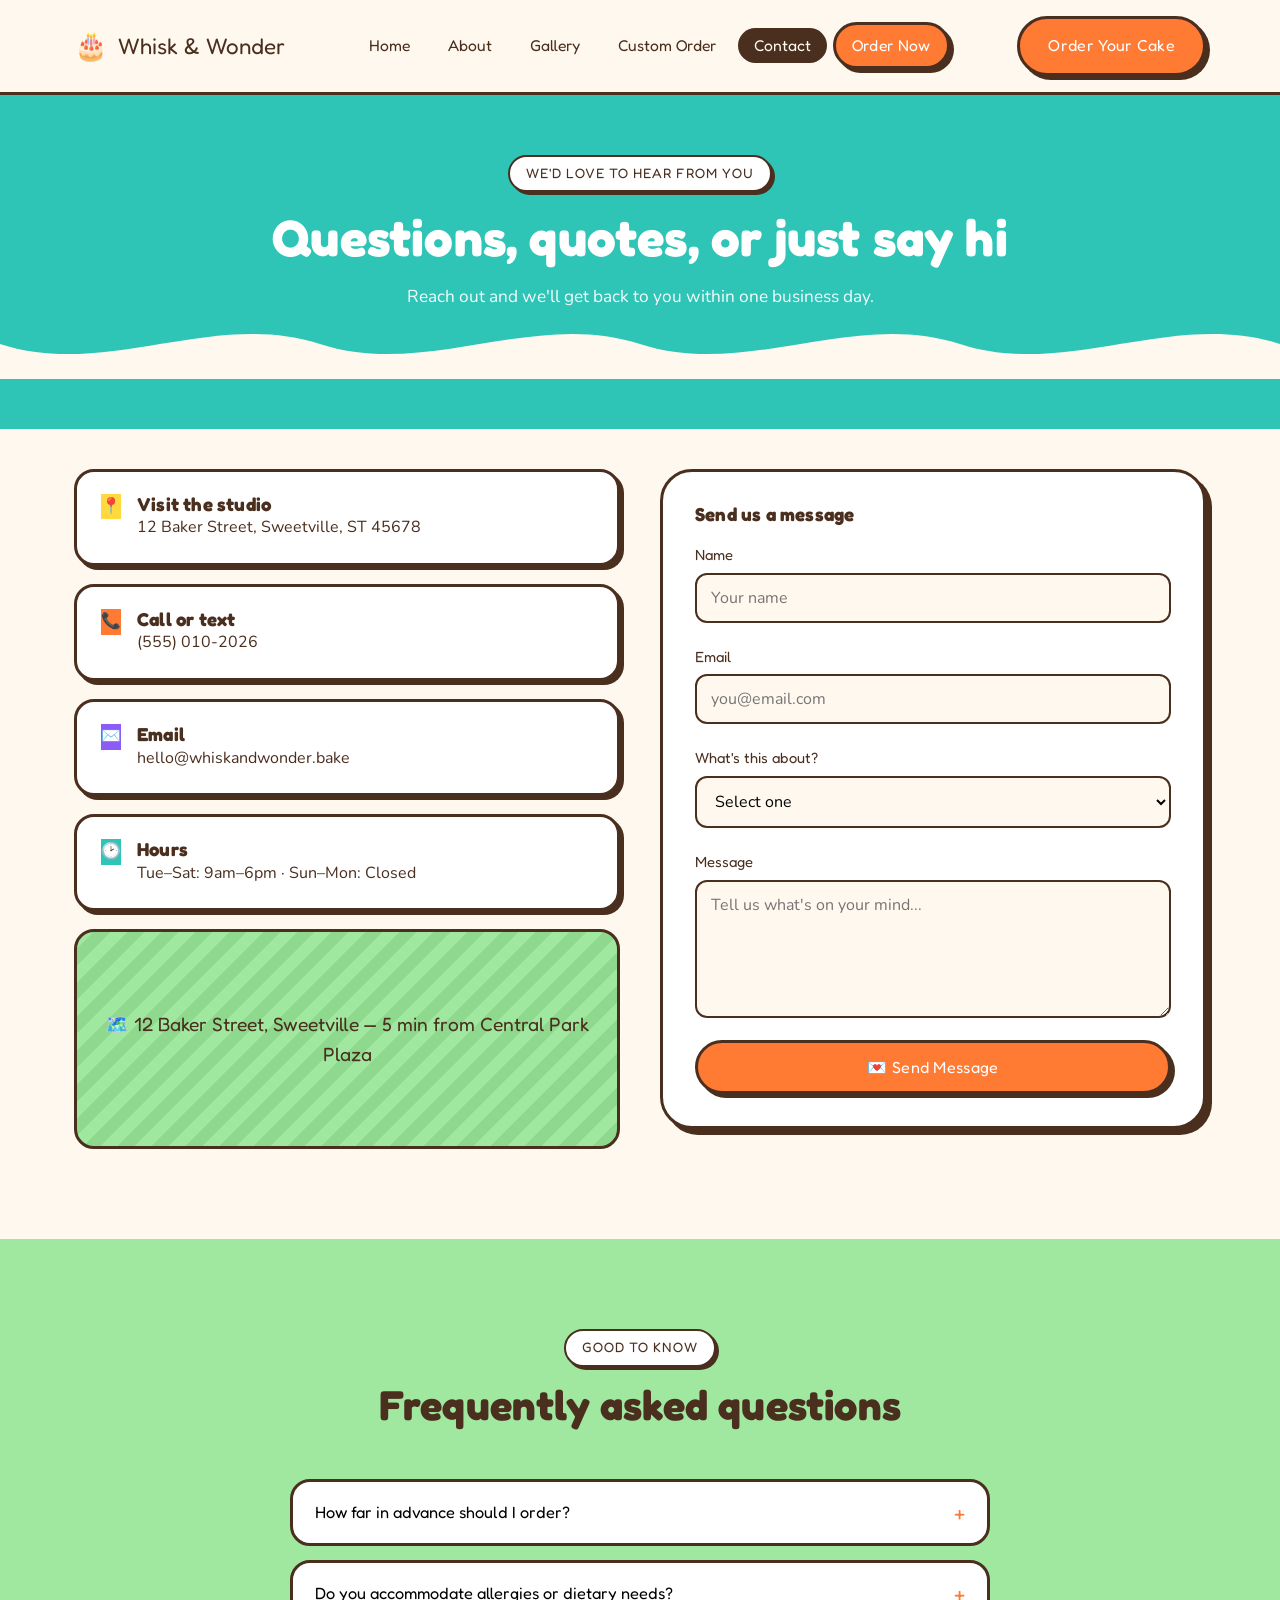
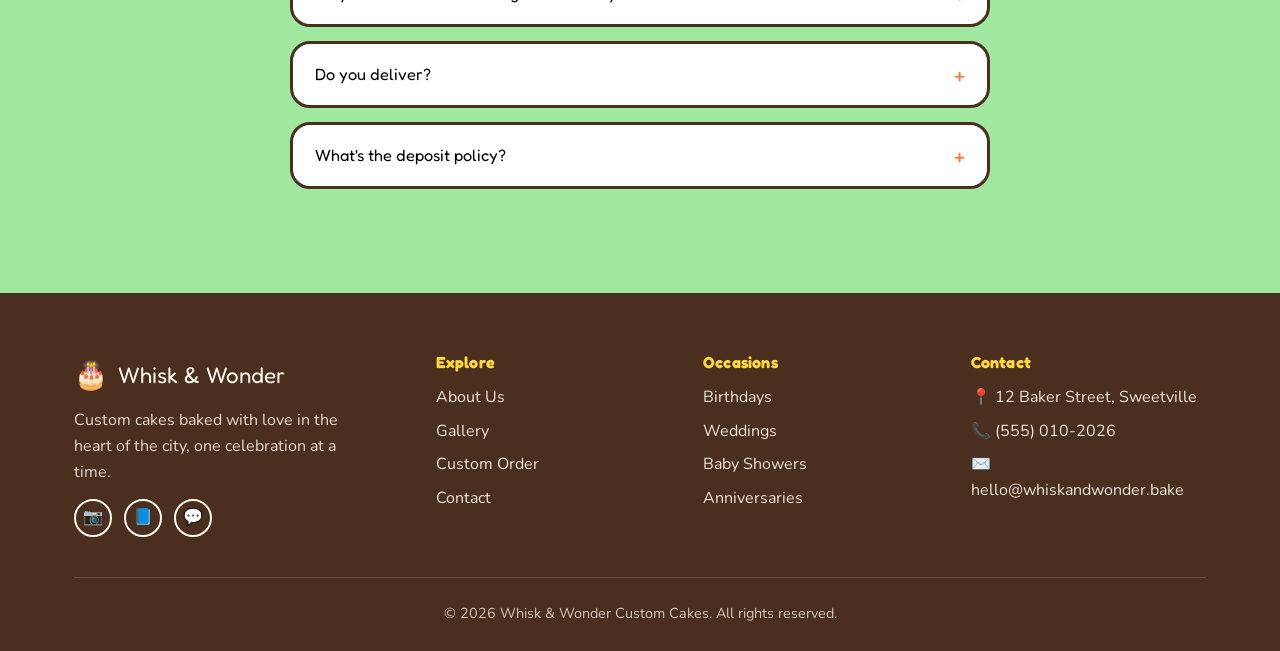
<file: contact.html>
<!DOCTYPE html>
<html lang="en">
<head>
<meta charset="UTF-8">
<meta name="viewport" content="width=device-width, initial-scale=1.0">
<title>Contact & Booking — Whisk & Wonder</title>
<meta name="description" content="Get in touch with Whisk & Wonder — questions, custom quotes, and cake pickup or delivery info.">
<link rel="preconnect" href="https://fonts.googleapis.com">
<link href="https://fonts.googleapis.com/css2?family=Fredoka:wght@400;500;600;700&family=Nunito:wght@400;600;700;800&family=Caveat:wght@600;700&display=swap" rel="stylesheet">
<link rel="stylesheet" href="css/style.css">
</head>
<body>

<nav class="nav">
  <div class="nav-inner">
    <a href="index.html" class="logo"><span class="logo-mark">🎂</span> Whisk & Wonder</a>
    <button class="nav-toggle" aria-label="Toggle menu" aria-expanded="false"><span></span><span></span><span></span></button>
    <ul class="nav-links">
      <li><a href="index.html">Home</a></li>
      <li><a href="about.html">About</a></li>
      <li><a href="gallery.html">Gallery</a></li>
      <li><a href="order.html">Custom Order</a></li>
      <li><a href="contact.html" class="active">Contact</a></li>
      <li class="nav-cta-mobile"><a href="order.html" class="btn btn-primary btn-block">Order Now</a></li>
    </ul>
    <div class="nav-cta"><a href="order.html" class="btn btn-primary">Order Your Cake</a></div>
  </div>
</nav>

<header class="page-hero bg-teal" style="color:#fff;">
  <div class="container reveal">
    <span class="eyebrow" style="background:#fff; color:var(--choc);">We'd love to hear from you</span>
    <h1>Questions, quotes, or just say hi</h1>
    <p style="opacity:0.95;">Reach out and we'll get back to you within one business day.</p>
  </div>
  <svg class="frosting-divider" viewBox="0 0 1440 80" preserveAspectRatio="none" aria-hidden="true">
    <path d="M0,40 C120,80 240,0 360,40 C480,80 600,0 720,40 C840,80 960,0 1080,40 C1200,80 1320,0 1440,40 L1440,80 L0,80 Z" fill="#FFF8EE"></path>
  </svg>
</header>

<section style="padding-top:40px;">
  <div class="container contact-grid">

    <div class="reveal">
      <div class="info-card">
        <div class="icon-badge bg-yellow">📍</div>
        <div><h3>Visit the studio</h3><p>12 Baker Street, Sweetville, ST 45678</p></div>
      </div>
      <div class="info-card">
        <div class="icon-badge bg-orange">📞</div>
        <div><h3>Call or text</h3><p>(555) 010-2026</p></div>
      </div>
      <div class="info-card">
        <div class="icon-badge bg-violet">✉️</div>
        <div><h3>Email</h3><p>hello@whiskandwonder.bake</p></div>
      </div>
      <div class="info-card">
        <div class="icon-badge bg-teal">🕑</div>
        <div><h3>Hours</h3><p>Tue–Sat: 9am–6pm · Sun–Mon: Closed</p></div>
      </div>
      <div class="map-box">🗺️ 12 Baker Street, Sweetville — 5 min from Central Park Plaza</div>
    </div>

    <div class="reveal delay-1">
      <form id="contact-form" class="order-form" style="padding:32px;">
        <h3 style="margin-bottom:18px;">Send us a message</h3>
        <div class="field">
          <label for="c-name">Name</label>
          <input type="text" id="c-name" required placeholder="Your name">
        </div>
        <div class="field">
          <label for="c-email">Email</label>
          <input type="email" id="c-email" required placeholder="you@email.com">
        </div>
        <div class="field">
          <label for="c-subject">What's this about?</label>
          <select id="c-subject" required>
            <option value="">Select one</option>
            <option>General question</option>
            <option>Custom quote</option>
            <option>Order status</option>
            <option>Feedback</option>
          </select>
        </div>
        <div class="field">
          <label for="c-message">Message</label>
          <textarea id="c-message" rows="5" required placeholder="Tell us what's on your mind..."></textarea>
        </div>
        <button type="submit" class="btn btn-primary btn-block">💌 Send Message</button>
      </form>

      <div id="contact-success" class="order-form form-success" style="padding:32px;">
        <div class="big-emoji">💌</div>
        <h2>Message sent!</h2>
        <p style="margin:14px 0; opacity:0.85;">Thanks for reaching out — we'll reply within one business day.</p>
        <a href="index.html" class="btn btn-secondary">Back to Home</a>
      </div>
    </div>

  </div>
</section>

<section class="bg-mint">
  <div class="container">
    <div class="section-head reveal">
      <span class="eyebrow">Good to know</span>
      <h2>Frequently asked questions</h2>
    </div>
    <div style="max-width:700px; margin:0 auto;">
      <div class="faq-item reveal">
        <button class="faq-question">How far in advance should I order? <span class="plus">+</span></button>
        <div class="faq-answer"><p>We recommend at least 2 weeks for standard cakes and 6-8 weeks for wedding cakes or large tiered designs.</p></div>
      </div>
      <div class="faq-item reveal delay-1">
        <button class="faq-question">Do you accommodate allergies or dietary needs? <span class="plus">+</span></button>
        <div class="faq-answer"><p>Yes! We offer gluten-free, egg-free, and nut-free options — just let us know in your order form.</p></div>
      </div>
      <div class="faq-item reveal delay-2">
        <button class="faq-question">Do you deliver? <span class="plus">+</span></button>
        <div class="faq-answer"><p>We deliver within 15 miles of Sweetville. Pickup at our studio is always free.</p></div>
      </div>
      <div class="faq-item reveal delay-3">
        <button class="faq-question">What's the deposit policy? <span class="plus">+</span></button>
        <div class="faq-answer"><p>A $25 design deposit confirms your slot, deducted from your final invoice. Remaining balance is due at pickup or delivery.</p></div>
      </div>
    </div>
  </div>
</section>

<footer class="site-footer">
  <div class="container">
    <div class="footer-grid">
      <div>
        <div class="logo" style="color:var(--cream);"><span class="logo-mark">🎂</span> Whisk & Wonder</div>
        <p style="margin-top:12px; opacity:0.85; max-width:280px;">Custom cakes baked with love in the heart of the city, one celebration at a time.</p>
        <div class="footer-social">
          <a href="#" aria-label="Instagram">📷</a>
          <a href="#" aria-label="Facebook">📘</a>
          <a href="#" aria-label="WhatsApp">💬</a>
        </div>
      </div>
      <div>
        <h4>Explore</h4>
        <ul>
          <li><a href="about.html">About Us</a></li>
          <li><a href="gallery.html">Gallery</a></li>
          <li><a href="order.html">Custom Order</a></li>
          <li><a href="contact.html">Contact</a></li>
        </ul>
      </div>
      <div>
        <h4>Occasions</h4>
        <ul>
          <li><a href="gallery.html">Birthdays</a></li>
          <li><a href="gallery.html">Weddings</a></li>
          <li><a href="gallery.html">Baby Showers</a></li>
          <li><a href="gallery.html">Anniversaries</a></li>
        </ul>
      </div>
      <div>
        <h4>Contact</h4>
        <ul>
          <li>📍 12 Baker Street, Sweetville</li>
          <li>📞 (555) 010-2026</li>
          <li>✉️ hello@whiskandwonder.bake</li>
        </ul>
      </div>
    </div>
    <div class="footer-bottom">© 2026 Whisk & Wonder Custom Cakes. All rights reserved.</div>
  </div>
</footer>

<script src="js/script.js"></script>
</body>
</html>
</file>
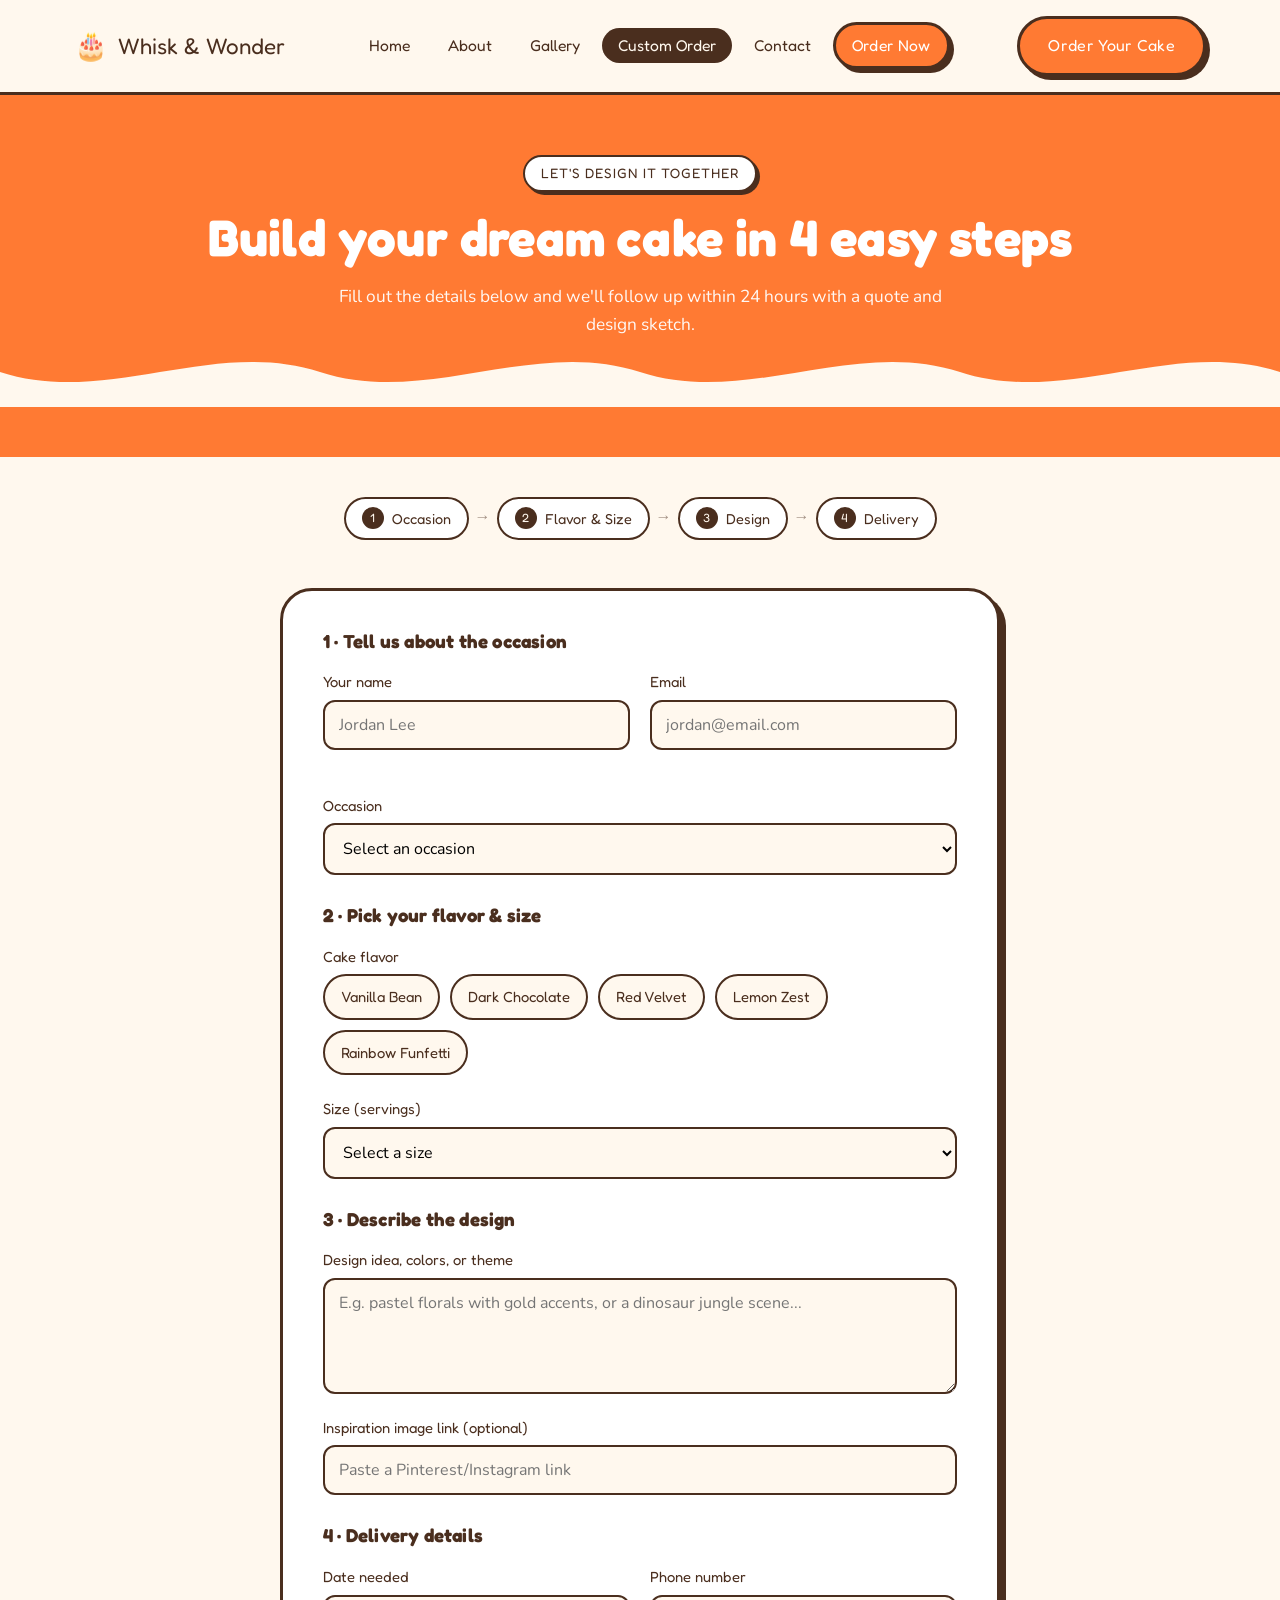
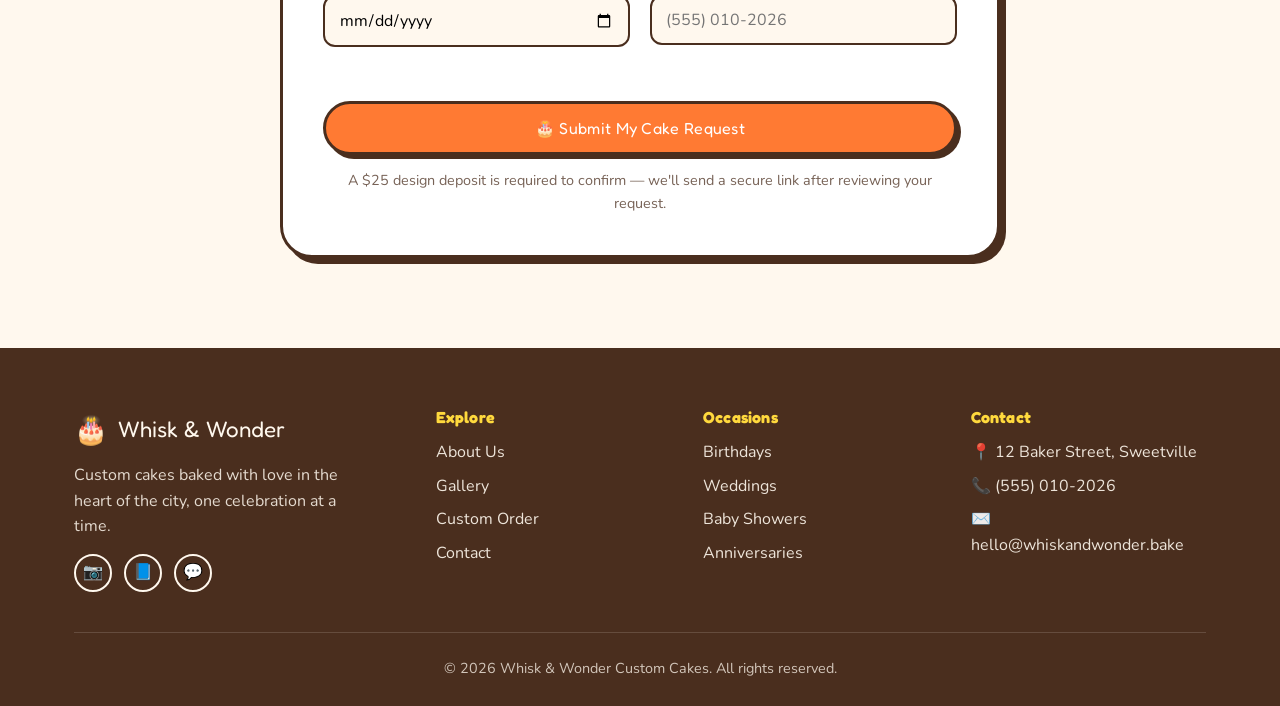
<file: order.html>
<!DOCTYPE html>
<html lang="en">
<head>
<meta charset="UTF-8">
<meta name="viewport" content="width=device-width, initial-scale=1.0">
<title>Custom Order — Whisk & Wonder</title>
<meta name="description" content="Design your custom cake in a few simple steps — choose flavor, size, occasion, and delivery date.">
<link rel="preconnect" href="https://fonts.googleapis.com">
<link href="https://fonts.googleapis.com/css2?family=Fredoka:wght@400;500;600;700&family=Nunito:wght@400;600;700;800&family=Caveat:wght@600;700&display=swap" rel="stylesheet">
<link rel="stylesheet" href="css/style.css">
</head>
<body>

<nav class="nav">
  <div class="nav-inner">
    <a href="index.html" class="logo"><span class="logo-mark">🎂</span> Whisk & Wonder</a>
    <button class="nav-toggle" aria-label="Toggle menu" aria-expanded="false"><span></span><span></span><span></span></button>
    <ul class="nav-links">
      <li><a href="index.html">Home</a></li>
      <li><a href="about.html">About</a></li>
      <li><a href="gallery.html">Gallery</a></li>
      <li><a href="order.html" class="active">Custom Order</a></li>
      <li><a href="contact.html">Contact</a></li>
      <li class="nav-cta-mobile"><a href="order.html" class="btn btn-primary btn-block">Order Now</a></li>
    </ul>
    <div class="nav-cta"><a href="order.html" class="btn btn-primary">Order Your Cake</a></div>
  </div>
</nav>

<header class="page-hero bg-orange" style="color:#fff;">
  <div class="container reveal">
    <span class="eyebrow" style="background:#fff; color:var(--choc);">Let's design it together</span>
    <h1>Build your dream cake in 4 easy steps</h1>
    <p style="opacity:0.95;">Fill out the details below and we'll follow up within 24 hours with a quote and design sketch.</p>
  </div>
  <svg class="frosting-divider" viewBox="0 0 1440 80" preserveAspectRatio="none" aria-hidden="true">
    <path d="M0,40 C120,80 240,0 360,40 C480,80 600,0 720,40 C840,80 960,0 1080,40 C1200,80 1320,0 1440,40 L1440,80 L0,80 Z" fill="#FFF8EE"></path>
  </svg>
</header>

<section style="padding-top:40px;">
  <div class="container">

    <div class="stepper reveal">
      <div class="step-pill"><span class="num">1</span> Occasion</div>
      <span class="step-arrow">→</span>
      <div class="step-pill"><span class="num">2</span> Flavor & Size</div>
      <span class="step-arrow">→</span>
      <div class="step-pill"><span class="num">3</span> Design</div>
      <span class="step-arrow">→</span>
      <div class="step-pill"><span class="num">4</span> Delivery</div>
    </div>

    <form id="order-form" class="order-form reveal">

      <h3 style="margin-bottom:18px;">1 · Tell us about the occasion</h3>
      <div class="form-row">
        <div class="field">
          <label for="name">Your name</label>
          <input type="text" id="name" required placeholder="Jordan Lee">
        </div>
        <div class="field">
          <label for="email">Email</label>
          <input type="email" id="email" required placeholder="jordan@email.com">
        </div>
      </div>
      <div class="field">
        <label for="occasion">Occasion</label>
        <select id="occasion" required>
          <option value="">Select an occasion</option>
          <option>Birthday</option>
          <option>Wedding</option>
          <option>Baby Shower</option>
          <option>Anniversary</option>
          <option>Just Because</option>
        </select>
      </div>

      <h3 style="margin:30px 0 18px;">2 · Pick your flavor & size</h3>
      <div class="field">
        <label>Cake flavor</label>
        <div class="chip-group" data-multi="false">
          <label class="chip"><input type="radio" name="flavor" value="Vanilla Bean">Vanilla Bean</label>
          <label class="chip"><input type="radio" name="flavor" value="Dark Chocolate">Dark Chocolate</label>
          <label class="chip"><input type="radio" name="flavor" value="Red Velvet">Red Velvet</label>
          <label class="chip"><input type="radio" name="flavor" value="Lemon Zest">Lemon Zest</label>
          <label class="chip"><input type="radio" name="flavor" value="Rainbow Funfetti">Rainbow Funfetti</label>
        </div>
      </div>
      <div class="field">
        <label for="size">Size (servings)</label>
        <select id="size" required>
          <option value="">Select a size</option>
          <option>Small — serves 8-10</option>
          <option>Medium — serves 15-20</option>
          <option>Large — serves 30-40</option>
          <option>Tiered — serves 50+</option>
        </select>
      </div>

      <h3 style="margin:30px 0 18px;">3 · Describe the design</h3>
      <div class="field">
        <label for="theme">Design idea, colors, or theme</label>
        <textarea id="theme" rows="4" placeholder="E.g. pastel florals with gold accents, or a dinosaur jungle scene..."></textarea>
      </div>
      <div class="field">
        <label for="inspo">Inspiration image link (optional)</label>
        <input type="url" id="inspo" placeholder="Paste a Pinterest/Instagram link">
      </div>

      <h3 style="margin:30px 0 18px;">4 · Delivery details</h3>
      <div class="form-row">
        <div class="field">
          <label for="date">Date needed</label>
          <input type="date" id="date" required>
        </div>
        <div class="field">
          <label for="phone">Phone number</label>
          <input type="tel" id="phone" required placeholder="(555) 010-2026">
        </div>
      </div>

      <button type="submit" class="btn btn-primary btn-block" style="margin-top:10px;">🎂 Submit My Cake Request</button>
      <p style="text-align:center; margin-top:14px; font-size:0.9rem; opacity:0.75;">A $25 design deposit is required to confirm — we'll send a secure link after reviewing your request.</p>
    </form>

    <div id="order-success" class="order-form form-success reveal">
      <div class="big-emoji">🎉</div>
      <h2>Request received!</h2>
      <p style="margin:14px 0; opacity:0.85;">Thank you — our design team will email you a sketch and quote within 24 hours.</p>
      <a href="gallery.html" class="btn btn-secondary">Browse more inspiration</a>
    </div>

  </div>
</section>

<footer class="site-footer">
  <div class="container">
    <div class="footer-grid">
      <div>
        <div class="logo" style="color:var(--cream);"><span class="logo-mark">🎂</span> Whisk & Wonder</div>
        <p style="margin-top:12px; opacity:0.85; max-width:280px;">Custom cakes baked with love in the heart of the city, one celebration at a time.</p>
        <div class="footer-social">
          <a href="#" aria-label="Instagram">📷</a>
          <a href="#" aria-label="Facebook">📘</a>
          <a href="#" aria-label="WhatsApp">💬</a>
        </div>
      </div>
      <div>
        <h4>Explore</h4>
        <ul>
          <li><a href="about.html">About Us</a></li>
          <li><a href="gallery.html">Gallery</a></li>
          <li><a href="order.html">Custom Order</a></li>
          <li><a href="contact.html">Contact</a></li>
        </ul>
      </div>
      <div>
        <h4>Occasions</h4>
        <ul>
          <li><a href="gallery.html">Birthdays</a></li>
          <li><a href="gallery.html">Weddings</a></li>
          <li><a href="gallery.html">Baby Showers</a></li>
          <li><a href="gallery.html">Anniversaries</a></li>
        </ul>
      </div>
      <div>
        <h4>Contact</h4>
        <ul>
          <li>📍 12 Baker Street, Sweetville</li>
          <li>📞 (555) 010-2026</li>
          <li>✉️ hello@whiskandwonder.bake</li>
        </ul>
      </div>
    </div>
    <div class="footer-bottom">© 2026 Whisk & Wonder Custom Cakes. All rights reserved.</div>
  </div>
</footer>

<script src="js/script.js"></script>
</body>
</html>
</file>
<file: css/style.css>
/* ============================================
   WHISK & WONDER — Custom Cakes
   Design tokens
   ============================================ */
:root{
  --yellow: #FFD93D;
  --orange: #FF7A33;
  --teal:   #2EC4B6;
  --violet: #8B5CF6;
  --mint:   #A0E7A0;
  --cream:  #FFF8EE;
  --choc:   #4A2E1E;
  --white:  #ffffff;

  --font-display: 'Fredoka', sans-serif;
  --font-body: 'Nunito', sans-serif;
  --font-script: 'Caveat', cursive;

  --radius-lg: 32px;
  --radius-md: 20px;
  --radius-sm: 12px;

  --shadow-soft: 0 12px 30px rgba(74,46,30,0.12);
  --shadow-pop: 0 6px 0 rgba(74,46,30,0.9);

  --ease-bounce: cubic-bezier(.34,1.56,.64,1);
}

*{ box-sizing: border-box; margin:0; padding:0; }

html{ scroll-behavior: smooth; }

body{
  font-family: var(--font-body);
  background: var(--cream);
  color: var(--choc);
  line-height: 1.6;
  overflow-x: hidden;
}

img{ max-width:100%; display:block; }

h1,h2,h3,h4{
  font-family: var(--font-display);
  line-height: 1.15;
  letter-spacing: 0.2px;
}

a{ color: inherit; text-decoration:none; }

.container{
  max-width: 1180px;
  margin: 0 auto;
  padding: 0 24px;
}

section{ position: relative; padding: 90px 0; }

/* Focus visibility for accessibility */
a:focus-visible, button:focus-visible, input:focus-visible, textarea:focus-visible, select:focus-visible{
  outline: 3px solid var(--violet);
  outline-offset: 3px;
}

@media (prefers-reduced-motion: reduce){
  *{ animation-duration: 0.001ms !important; animation-iteration-count: 1 !important; transition-duration: 0.001ms !important; scroll-behavior: auto !important; }
}

/* ============ Eyebrow / tags ============ */
.eyebrow{
  display:inline-flex;
  align-items:center;
  gap:8px;
  font-family: var(--font-display);
  font-size: 0.85rem;
  letter-spacing: 1px;
  text-transform: uppercase;
  background: var(--white);
  border: 2px solid var(--choc);
  padding: 6px 16px;
  border-radius: 999px;
  box-shadow: 3px 3px 0 var(--choc);
}

/* ============ Buttons ============ */
.btn{
  display:inline-flex;
  align-items:center;
  gap:10px;
  font-family: var(--font-display);
  font-size: 1rem;
  letter-spacing: 0.3px;
  padding: 14px 28px;
  border-radius: 999px;
  border: 3px solid var(--choc);
  cursor: pointer;
  transition: transform .25s var(--ease-bounce), box-shadow .25s var(--ease-bounce);
  box-shadow: 4px 4px 0 var(--choc);
}
.btn:hover{ transform: translate(-2px,-3px) rotate(-1deg); box-shadow: 6px 7px 0 var(--choc); }
.btn:active{ transform: translate(0,0); box-shadow: 2px 2px 0 var(--choc); }

.btn-primary{ background: var(--orange); color: var(--white); }
.btn-secondary{ background: var(--white); color: var(--choc); }
.btn-teal{ background: var(--teal); color: var(--white); }
.btn-violet{ background: var(--violet); color: var(--white); }
.btn-block{ width:100%; justify-content:center; }

/* ============ Navigation ============ */
.nav{
  position: sticky; top:0; z-index: 500;
  background: rgba(255,248,238,0.9);
  backdrop-filter: blur(8px);
  border-bottom: 3px solid var(--choc);
}
.nav-inner{
  display:flex; align-items:center; justify-content:space-between;
  padding: 16px 24px;
  max-width: 1180px; margin:0 auto;
}
.logo{
  display:flex; align-items:center; gap:10px;
  font-family: var(--font-display);
  font-size: 1.4rem;
  color: var(--choc);
}
.logo-mark{
  font-size: 1.7rem;
  display:inline-block;
  transition: transform .4s var(--ease-bounce);
}
.logo:hover .logo-mark{ transform: rotate(-18deg) scale(1.15); }

.nav-links{
  display:flex; gap: 6px; align-items:center;
  list-style:none;
}
.nav-links a{
  font-family: var(--font-display);
  font-size: 0.98rem;
  padding: 8px 16px;
  border-radius: 999px;
  transition: background .2s, transform .2s;
  position:relative;
}
.nav-links a:hover{ background: var(--yellow); transform: translateY(-2px) rotate(-1deg); }
.nav-links a.active{ background: var(--choc); color: var(--cream); }

.nav-cta{ display:flex; align-items:center; }
.nav-toggle{
  display:none;
  flex-direction:column; gap:5px;
  background:none; border:none; cursor:pointer; padding:6px;
}
.nav-toggle span{ width:26px; height:3px; background:var(--choc); border-radius:2px; transition: all .3s; }
.nav-toggle.open span:nth-child(1){ transform: translateY(8px) rotate(45deg); }
.nav-toggle.open span:nth-child(2){ opacity:0; }
.nav-toggle.open span:nth-child(3){ transform: translateY(-8px) rotate(-45deg); }

@media (max-width: 860px){
  .nav-links{
    position:absolute; top:100%; left:0; right:0;
    flex-direction:column; align-items:stretch;
    background: var(--cream);
    border-bottom: 3px solid var(--choc);
    max-height:0; overflow:hidden;
    transition: max-height .35s ease;
    padding: 0 20px;
  }
  .nav-links.open{ max-height: 420px; padding: 16px 20px; }
  .nav-links a{ padding: 12px 14px; }
  .nav-cta{ display:none; }
  .nav-links.open .nav-cta-mobile{ display:block; margin-top:8px; }
  .nav-toggle{ display:flex; }
}

/* ============ Hero ============ */
.hero{
  padding: 70px 0 40px;
  position:relative;
  overflow:hidden;
}
.hero-grid{
  display:grid;
  grid-template-columns: 1.1fr 0.9fr;
  gap: 40px;
  align-items:center;
}
@media (max-width: 900px){ .hero-grid{ grid-template-columns:1fr; text-align:center; } }

.hero h1{
  font-size: clamp(2.4rem, 5vw, 3.9rem);
  margin: 18px 0 20px;
}
.hero h1 .wobble{
  display:inline-block;
  color: var(--orange);
  transform: rotate(-3deg);
  animation: wobble 4s ease-in-out infinite;
}
@keyframes wobble{
  0%,100%{ transform: rotate(-3deg); }
  50%{ transform: rotate(3deg); }
}
.hero p.lead{ font-size: 1.15rem; max-width: 480px; margin-bottom: 28px; }
@media (max-width: 900px){ .hero p.lead{ margin-left:auto; margin-right:auto; } }

.hero-actions{ display:flex; gap: 14px; flex-wrap:wrap; }
@media (max-width: 900px){ .hero-actions{ justify-content:center; } }

.hero-art{ position:relative; height: 420px; }
.hero-cake{
  position:absolute; left:50%; top:50%;
  transform: translate(-50%,-50%);
  width: 260px;
  animation: float 5s ease-in-out infinite;
  filter: drop-shadow(var(--shadow-soft));
}
@keyframes float{
  0%,100%{ transform: translate(-50%,-50%) translateY(0px); }
  50%{ transform: translate(-50%,-50%) translateY(-18px); }
}
.sprinkle{
  position:absolute;
  animation: spin-float 6s linear infinite;
}
@keyframes spin-float{
  0%{ transform: translateY(0) rotate(0deg); }
  50%{ transform: translateY(-14px) rotate(180deg); }
  100%{ transform: translateY(0) rotate(360deg); }
}

/* ============ Section headers ============ */
.section-head{ text-align:center; max-width: 640px; margin: 0 auto 50px; }
.section-head h2{ font-size: clamp(1.9rem, 4vw, 2.6rem); margin: 14px 0 12px; }
.section-head p{ font-size: 1.05rem; opacity: 0.85; }

/* ============ Wavy / frosting divider (signature element) ============ */
.frosting-divider{
  display:block; width:100%; height: 70px; margin-top:-2px;
}

/* ============ Cards / grids ============ */
.grid-3{ display:grid; grid-template-columns: repeat(3, 1fr); gap: 28px; }
.grid-2{ display:grid; grid-template-columns: repeat(2, 1fr); gap: 28px; }
@media (max-width: 900px){ .grid-3{ grid-template-columns: 1fr 1fr; } }
@media (max-width: 640px){ .grid-3, .grid-2{ grid-template-columns: 1fr; } }

.card{
  background: var(--white);
  border: 3px solid var(--choc);
  border-radius: var(--radius-md);
  padding: 28px;
  box-shadow: 5px 5px 0 var(--choc);
  transition: transform .3s var(--ease-bounce), box-shadow .3s var(--ease-bounce);
}
.card:hover{ transform: translate(-3px,-6px) rotate(-1deg); box-shadow: 8px 10px 0 var(--choc); }

.card .icon-badge{
  width: 56px; height:56px;
  border-radius: 50%;
  display:flex; align-items:center; justify-content:center;
  font-size: 1.6rem;
  margin-bottom: 16px;
  border: 3px solid var(--choc);
}
.card h3{ font-size: 1.25rem; margin-bottom: 8px; }
.card p{ opacity:0.85; font-size: 0.98rem; }

.bg-yellow{ background: var(--yellow); }
.bg-teal{ background: var(--teal); color:#fff; }
.bg-violet{ background: var(--violet); color:#fff; }
.bg-mint{ background: var(--mint); }
.bg-orange{ background: var(--orange); color:#fff; }

/* ============ Reveal on scroll ============ */
.reveal{
  opacity: 0;
  transform: translateY(28px);
  transition: opacity .7s ease, transform .7s var(--ease-bounce);
}
.reveal.in-view{ opacity: 1; transform: translateY(0); }
.reveal.delay-1{ transition-delay: .08s; }
.reveal.delay-2{ transition-delay: .16s; }
.reveal.delay-3{ transition-delay: .24s; }

/* ============ Footer ============ */
.site-footer{
  background: var(--choc);
  color: var(--cream);
  padding: 60px 0 26px;
  position:relative;
}
.footer-grid{
  display:grid; grid-template-columns: 1.4fr 1fr 1fr 1fr;
  gap: 32px; margin-bottom: 40px;
}
@media (max-width: 800px){ .footer-grid{ grid-template-columns: 1fr 1fr; } }
@media (max-width: 500px){ .footer-grid{ grid-template-columns: 1fr; } }
.footer-grid h4{ font-family: var(--font-display); margin-bottom: 14px; color: var(--yellow); }
.footer-grid ul{ list-style:none; }
.footer-grid li{ margin-bottom: 8px; opacity:0.9; }
.footer-grid a:hover{ color: var(--yellow); }
.footer-social{ display:flex; gap:12px; margin-top:14px; }
.footer-social a{
  width:38px; height:38px; border-radius:50%;
  border: 2px solid var(--cream);
  display:flex; align-items:center; justify-content:center;
  transition: transform .25s var(--ease-bounce), background .25s;
}
.footer-social a:hover{ background: var(--orange); border-color: var(--orange); transform: translateY(-3px) rotate(-8deg); }
.footer-bottom{
  text-align:center; padding-top: 24px;
  border-top: 1px solid rgba(255,248,238,0.2);
  font-size: 0.9rem; opacity:0.75;
}

/* ============ Page hero (inner pages) ============ */
.page-hero{ padding: 60px 0 50px; text-align:center; }
.page-hero .eyebrow{ margin-bottom: 16px; }
.page-hero h1{ font-size: clamp(2.1rem, 4.5vw, 3.2rem); }
.page-hero p{ max-width: 620px; margin: 16px auto 0; opacity:0.85; font-size:1.08rem; }

/* ============ About page ============ */
.timeline{ display:flex; flex-direction:column; gap: 26px; max-width: 640px; margin: 0 auto; }
.timeline-item{
  display:grid; grid-template-columns: 90px 1fr; gap: 20px;
  background:var(--white); border:3px solid var(--choc); border-radius: var(--radius-md);
  padding: 20px 24px; box-shadow: 4px 4px 0 var(--choc);
}
.timeline-item .year{ font-family: var(--font-display); font-size: 1.3rem; color: var(--orange); }

.stats{ display:grid; grid-template-columns: repeat(4,1fr); gap: 20px; text-align:center; }
@media (max-width: 700px){ .stats{ grid-template-columns: 1fr 1fr; } }
.stat-num{ font-family: var(--font-display); font-size: 2.6rem; color: var(--violet); }
.stat-num .plus{ color: var(--orange); }
.stat-label{ font-size: 0.95rem; opacity:0.8; }

.team-grid{ display:grid; grid-template-columns: repeat(3,1fr); gap: 26px; }
@media (max-width: 760px){ .team-grid{ grid-template-columns: 1fr 1fr; } }
@media (max-width: 480px){ .team-grid{ grid-template-columns: 1fr; } }
.team-card{ text-align:center; }
.team-avatar{
  width: 120px; height:120px; border-radius:50%;
  margin: 0 auto 14px;
  display:flex; align-items:center; justify-content:center;
  font-size: 2.6rem;
  border: 3px solid var(--choc);
  transition: transform .3s var(--ease-bounce);
}
.team-card:hover .team-avatar{ transform: rotate(-8deg) scale(1.06); }

/* ============ Gallery page ============ */
.filter-bar{ display:flex; gap:10px; flex-wrap:wrap; justify-content:center; margin-bottom: 40px; }
.filter-btn{
  font-family: var(--font-display);
  padding: 10px 20px; border-radius: 999px;
  border: 3px solid var(--choc);
  background: var(--white);
  cursor:pointer;
  transition: all .25s var(--ease-bounce);
}
.filter-btn:hover{ transform: translateY(-2px); }
.filter-btn.active{ background: var(--choc); color: var(--cream); }

.gallery-grid{
  display:grid; grid-template-columns: repeat(3, 1fr); gap: 24px;
}
@media (max-width: 900px){ .gallery-grid{ grid-template-columns: 1fr 1fr; } }
@media (max-width: 560px){ .gallery-grid{ grid-template-columns: 1fr; } }

.gallery-item{
  border: 3px solid var(--choc);
  border-radius: var(--radius-md);
  overflow:hidden;
  background: var(--white);
  box-shadow: 5px 5px 0 var(--choc);
  transition: transform .3s var(--ease-bounce), box-shadow .3s var(--ease-bounce);
  cursor: pointer;
}
.gallery-item:hover{ transform: translate(-3px,-6px) rotate(-1deg); box-shadow: 8px 10px 0 var(--choc); }
.gallery-thumb{
  height: 190px;
  display:flex; align-items:center; justify-content:center;
  font-size: 3.4rem;
  overflow: hidden;
  position: relative;
}
.gallery-thumb img{
  width: 100%;
  height: 100%;
  object-fit: cover;
  object-position: center;
  display: block;
}

/* ============ Photo cards (featured cakes / about) ============ */
.card-photo{
  height: 190px;
  border-radius: 14px;
  overflow: hidden;
  margin: -10px -10px 16px;
  position: relative;
}
.card-photo img{
  width: 100%;
  height: 100%;
  object-fit: cover;
  object-position: center;
  display: block;
}
.about-photo{
  height: 200px;
  border-radius: var(--radius-md);
  overflow: hidden;
  margin-bottom: 16px;
  border: 3px solid var(--choc);
  box-shadow: 4px 4px 0 var(--choc);
}
.about-photo img{
  width: 100%;
  height: 100%;
  object-fit: cover;
  object-position: center;
  display: block;
}

/* ============ Lightbox photo ============ */
.lightbox-photo{
  width: 100%;
  height: 220px;
  border-radius: var(--radius-md);
  overflow: hidden;
  margin-bottom: 14px;
  border: 3px solid var(--choc);
}
.lightbox-photo img{
  width: 100%;
  height: 100%;
  object-fit: cover;
  object-position: center;
  display: block;
}
.gallery-info{ padding: 16px 18px; }
.gallery-info .tag{
  font-size: 0.75rem; font-family: var(--font-display);
  text-transform: uppercase; letter-spacing: 0.5px;
  color: var(--orange);
}
.gallery-item.hidden{ display:none; }

.gallery-price{ font-family: var(--font-display); color: var(--violet); margin-top:6px; }

/* Lightbox */
.lightbox{
  position: fixed; inset:0; background: rgba(74,46,30,0.85);
  display:none; align-items:center; justify-content:center;
  z-index: 1000; padding: 24px;
}
.lightbox.open{ display:flex; }
.lightbox-inner{
  background: var(--cream); border: 3px solid var(--choc); border-radius: var(--radius-lg);
  max-width: 480px; width:100%; padding: 32px; text-align:center;
  position:relative;
  animation: pop-in .3s var(--ease-bounce);
}
@keyframes pop-in{ from{ transform: scale(0.85); opacity:0; } to{ transform: scale(1); opacity:1; } }
.lightbox-emoji{ font-size: 5rem; margin-bottom: 14px; }
.lightbox-close{
  position:absolute; top:14px; right:14px;
  width:36px; height:36px; border-radius:50%;
  border: 2px solid var(--choc); background: var(--white);
  cursor:pointer; font-size:1.1rem;
}

/* ============ Order page ============ */
.stepper{ display:flex; justify-content:center; gap: 6px; margin-bottom: 48px; flex-wrap:wrap; }
.step-pill{
  display:flex; align-items:center; gap:8px;
  font-family: var(--font-display); font-size: 0.9rem;
  background: var(--white); border: 2px solid var(--choc);
  padding: 8px 16px; border-radius: 999px;
}
.step-pill .num{
  width: 22px; height:22px; border-radius:50%;
  background: var(--choc); color: var(--cream);
  display:flex; align-items:center; justify-content:center;
  font-size: 0.75rem;
}
.step-arrow{ align-self:center; opacity:0.5; }

.order-form{
  max-width: 720px; margin: 0 auto;
  background: var(--white); border: 3px solid var(--choc);
  border-radius: var(--radius-lg); padding: 40px;
  box-shadow: 6px 6px 0 var(--choc);
}
.form-row{ display:grid; grid-template-columns: 1fr 1fr; gap: 20px; margin-bottom: 22px; }
@media (max-width: 600px){ .form-row{ grid-template-columns: 1fr; } }
.field{ display:flex; flex-direction:column; gap: 6px; margin-bottom: 22px; }
.field label{ font-family: var(--font-display); font-size: 0.92rem; }
.field input, .field select, .field textarea{
  font-family: var(--font-body);
  border: 2.5px solid var(--choc);
  border-radius: var(--radius-sm);
  padding: 12px 14px; font-size: 1rem;
  background: var(--cream);
  transition: box-shadow .2s, transform .2s;
}
.field input:focus, .field select:focus, .field textarea:focus{
  box-shadow: 3px 3px 0 var(--violet);
  transform: translate(-1px,-1px);
  outline:none;
}
.chip-group{ display:flex; gap: 10px; flex-wrap:wrap; }
.chip{
  padding: 9px 16px; border-radius: 999px; border: 2.5px solid var(--choc);
  background: var(--cream); cursor:pointer; font-size: 0.92rem;
  transition: all .2s var(--ease-bounce); user-select:none;
}
.chip input{ display:none; }
.chip.selected{ background: var(--yellow); transform: translateY(-2px); }

.form-success{
  display:none; text-align:center; padding: 30px 10px;
}
.form-success.show{ display:block; }
.form-success .big-emoji{ font-size: 4rem; margin-bottom: 12px; animation: pop-in .5s var(--ease-bounce); }

.confetti-piece{
  position: fixed; top: -20px; z-index: 999; pointer-events:none;
  border-radius: 2px;
  animation-name: confetti-fall; animation-timing-function: linear; animation-fill-mode: forwards;
}
@keyframes confetti-fall{
  to{ transform: translateY(110vh) rotate(600deg); opacity: 0.4; }
}

/* ============ Contact page ============ */
.contact-grid{ display:grid; grid-template-columns: 1fr 1fr; gap: 40px; align-items:start; }
@media (max-width: 860px){ .contact-grid{ grid-template-columns:1fr; } }
.info-card{
  background: var(--white); border:3px solid var(--choc); border-radius: var(--radius-md);
  padding: 22px 24px; margin-bottom: 18px; display:flex; gap: 16px; align-items:flex-start;
  box-shadow: 4px 4px 0 var(--choc);
}
.info-card .icon-badge{ flex-shrink:0; margin-bottom:0; }
.map-box{
  border: 3px solid var(--choc); border-radius: var(--radius-md);
  height: 220px; overflow:hidden;
  background: repeating-linear-gradient(135deg, var(--mint), var(--mint) 12px, #8fd98f 12px, #8fd98f 24px);
  display:flex; align-items:center; justify-content:center;
  font-family: var(--font-display); font-size:1.2rem; text-align:center; padding: 20px;
}

.faq-item{
  background: var(--white); border: 3px solid var(--choc); border-radius: var(--radius-md);
  margin-bottom: 14px; overflow:hidden;
}
.faq-question{
  width:100%; text-align:left; background:none; border:none; cursor:pointer;
  font-family: var(--font-display); font-size: 1.02rem;
  padding: 18px 22px; display:flex; justify-content:space-between; align-items:center;
}
.faq-question .plus{ transition: transform .3s var(--ease-bounce); font-size:1.3rem; color:var(--orange); }
.faq-item.open .faq-question .plus{ transform: rotate(45deg); }
.faq-answer{ max-height:0; overflow:hidden; transition: max-height .35s ease; padding: 0 22px; }
.faq-item.open .faq-answer{ max-height: 200px; padding-bottom: 20px; }

/* ============ Quote / testimonial script text ============ */
.script-quote{
  font-family: var(--font-script);
  font-size: 1.6rem;
  color: var(--violet);
}

/* ============ Utility ============ */
.text-center{ text-align:center; }
.mt-40{ margin-top:40px; }
.badge-row{ display:flex; gap:14px; flex-wrap:wrap; justify-content:center; margin-top: 30px; }
.mini-badge{
  display:flex; align-items:center; gap:8px;
  font-family: var(--font-display); font-size:0.85rem;
  background: var(--white); border: 2px solid var(--choc);
  padding: 8px 14px; border-radius: 999px;
}
</file>
